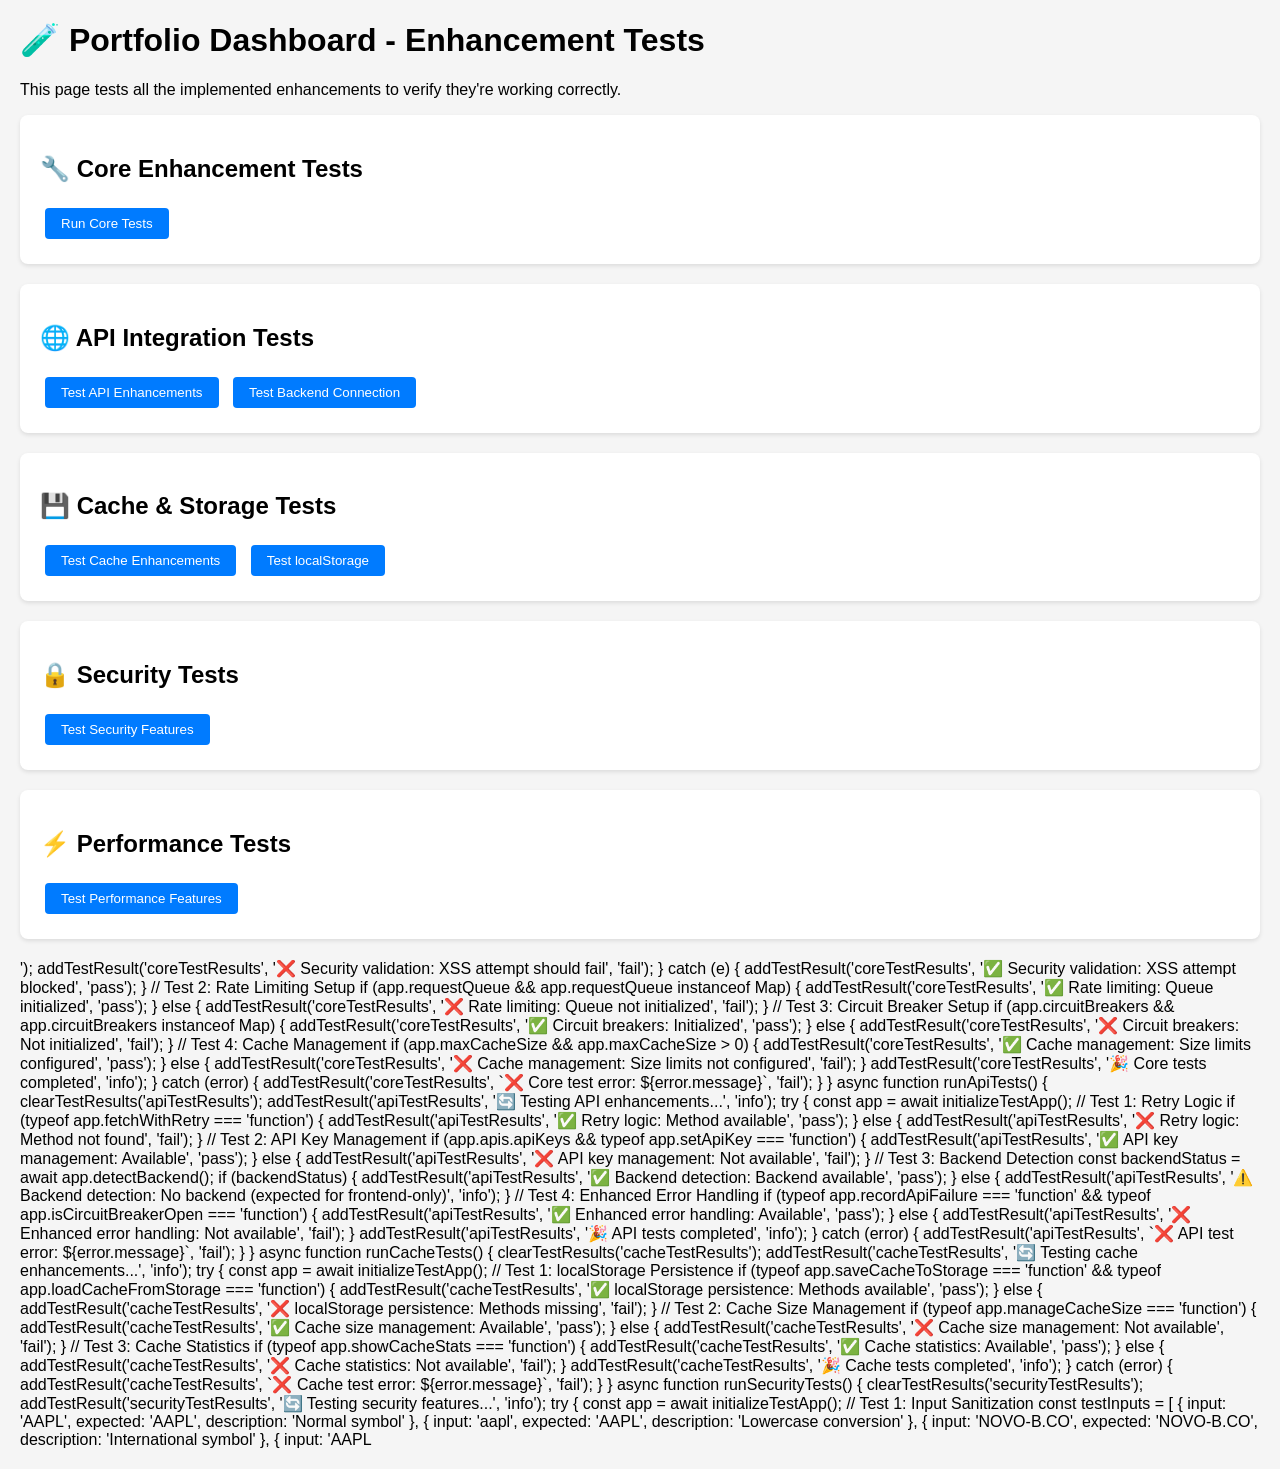
<file: test_enhancements.html>
<!DOCTYPE html>
<html lang="en">
<head>
    <meta charset="UTF-8">
    <meta name="viewport" content="width=device-width, initial-scale=1.0">
    <title>Portfolio Dashboard - Enhancement Tests</title>
    <style>
        body {
            font-family: -apple-system, BlinkMacSystemFont, "Segoe UI", Roboto, sans-serif;
            margin: 20px;
            background: #f5f5f5;
        }
        .test-container {
            background: white;
            padding: 20px;
            border-radius: 8px;
            margin-bottom: 20px;
            box-shadow: 0 2px 4px rgba(0,0,0,0.1);
        }
        .test-result {
            margin: 10px 0;
            padding: 10px;
            border-radius: 4px;
        }
        .test-pass {
            background: #d4edda;
            color: #155724;
            border: 1px solid #c3e6cb;
        }
        .test-fail {
            background: #f8d7da;
            color: #721c24;
            border: 1px solid #f5c6cb;
        }
        .test-info {
            background: #d1ecf1;
            color: #0c5460;
            border: 1px solid #bee5eb;
        }
        button {
            background: #007bff;
            color: white;
            border: none;
            padding: 8px 16px;
            border-radius: 4px;
            cursor: pointer;
            margin: 5px;
        }
        button:hover {
            background: #0056b3;
        }
        .code {
            background: #f8f9fa;
            padding: 10px;
            border-radius: 4px;
            font-family: monospace;
            margin: 10px 0;
            border: 1px solid #e9ecef;
        }
    </style>
</head>
<body>
    <h1>🧪 Portfolio Dashboard - Enhancement Tests</h1>
    <p>This page tests all the implemented enhancements to verify they're working correctly.</p>

    <div class="test-container">
        <h2>🔧 Core Enhancement Tests</h2>
        <div id="coreTestResults"></div>
        <button onclick="runCoreTests()">Run Core Tests</button>
    </div>

    <div class="test-container">
        <h2>🌐 API Integration Tests</h2>
        <div id="apiTestResults"></div>
        <button onclick="runApiTests()">Test API Enhancements</button>
        <button onclick="testBackendConnection()">Test Backend Connection</button>
    </div>

    <div class="test-container">
        <h2>💾 Cache & Storage Tests</h2>
        <div id="cacheTestResults"></div>
        <button onclick="runCacheTests()">Test Cache Enhancements</button>
        <button onclick="testLocalStorage()">Test localStorage</button>
    </div>

    <div class="test-container">
        <h2>🔒 Security Tests</h2>
        <div id="securityTestResults"></div>
        <button onclick="runSecurityTests()">Test Security Features</button>
    </div>

    <div class="test-container">
        <h2>⚡ Performance Tests</h2>
        <div id="performanceTestResults"></div>
        <button onclick="runPerformanceTests()">Test Performance Features</button>
    </div>

    <script>
        // Import the main app for testing
        let testApp;

        function addTestResult(containerId, message, status) {
            const container = document.getElementById(containerId);
            const result = document.createElement('div');
            result.className = `test-result test-${status}`;
            result.innerHTML = message;
            container.appendChild(result);
        }

        function clearTestResults(containerId) {
            document.getElementById(containerId).innerHTML = '';
        }

        async function initializeTestApp() {
            if (!testApp) {
                // Create a test instance of the portfolio dashboard
                const script = document.createElement('script');
                script.src = 'app.js';
                document.head.appendChild(script);
                
                await new Promise(resolve => {
                    script.onload = () => {
                        // Wait for DOM ready event
                        setTimeout(() => {
                            testApp = new PortfolioDashboard();
                            resolve();
                        }, 100);
                    };
                });
            }
            return testApp;
        }

        async function runCoreTests() {
            clearTestResults('coreTestResults');
            addTestResult('coreTestResults', '🔄 Running core enhancement tests...', 'info');

            try {
                const app = await initializeTestApp();

                // Test 1: Input Validation
                try {
                    app.validateSymbol('AAPL');
                    addTestResult('coreTestResults', '✅ Symbol validation: Normal symbol passes', 'pass');
                } catch (e) {
                    addTestResult('coreTestResults', '❌ Symbol validation: Normal symbol failed', 'fail');
                }

                try {
                    app.validateSymbol('INVALID<script>alert("xss")</script>');
                    addTestResult('coreTestResults', '❌ Security validation: XSS attempt should fail', 'fail');
                } catch (e) {
                    addTestResult('coreTestResults', '✅ Security validation: XSS attempt blocked', 'pass');
                }

                // Test 2: Rate Limiting Setup
                if (app.requestQueue && app.requestQueue instanceof Map) {
                    addTestResult('coreTestResults', '✅ Rate limiting: Queue initialized', 'pass');
                } else {
                    addTestResult('coreTestResults', '❌ Rate limiting: Queue not initialized', 'fail');
                }

                // Test 3: Circuit Breaker Setup
                if (app.circuitBreakers && app.circuitBreakers instanceof Map) {
                    addTestResult('coreTestResults', '✅ Circuit breakers: Initialized', 'pass');
                } else {
                    addTestResult('coreTestResults', '❌ Circuit breakers: Not initialized', 'fail');
                }

                // Test 4: Cache Management
                if (app.maxCacheSize && app.maxCacheSize > 0) {
                    addTestResult('coreTestResults', '✅ Cache management: Size limits configured', 'pass');
                } else {
                    addTestResult('coreTestResults', '❌ Cache management: Size limits not configured', 'fail');
                }

                addTestResult('coreTestResults', '🎉 Core tests completed', 'info');

            } catch (error) {
                addTestResult('coreTestResults', `❌ Core test error: ${error.message}`, 'fail');
            }
        }

        async function runApiTests() {
            clearTestResults('apiTestResults');
            addTestResult('apiTestResults', '🔄 Testing API enhancements...', 'info');

            try {
                const app = await initializeTestApp();

                // Test 1: Retry Logic
                if (typeof app.fetchWithRetry === 'function') {
                    addTestResult('apiTestResults', '✅ Retry logic: Method available', 'pass');
                } else {
                    addTestResult('apiTestResults', '❌ Retry logic: Method not found', 'fail');
                }

                // Test 2: API Key Management
                if (app.apis.apiKeys && typeof app.setApiKey === 'function') {
                    addTestResult('apiTestResults', '✅ API key management: Available', 'pass');
                } else {
                    addTestResult('apiTestResults', '❌ API key management: Not available', 'fail');
                }

                // Test 3: Backend Detection
                const backendStatus = await app.detectBackend();
                if (backendStatus) {
                    addTestResult('apiTestResults', '✅ Backend detection: Backend available', 'pass');
                } else {
                    addTestResult('apiTestResults', '⚠️ Backend detection: No backend (expected for frontend-only)', 'info');
                }

                // Test 4: Enhanced Error Handling
                if (typeof app.recordApiFailure === 'function' && typeof app.isCircuitBreakerOpen === 'function') {
                    addTestResult('apiTestResults', '✅ Enhanced error handling: Available', 'pass');
                } else {
                    addTestResult('apiTestResults', '❌ Enhanced error handling: Not available', 'fail');
                }

                addTestResult('apiTestResults', '🎉 API tests completed', 'info');

            } catch (error) {
                addTestResult('apiTestResults', `❌ API test error: ${error.message}`, 'fail');
            }
        }

        async function runCacheTests() {
            clearTestResults('cacheTestResults');
            addTestResult('cacheTestResults', '🔄 Testing cache enhancements...', 'info');

            try {
                const app = await initializeTestApp();

                // Test 1: localStorage Persistence
                if (typeof app.saveCacheToStorage === 'function' && typeof app.loadCacheFromStorage === 'function') {
                    addTestResult('cacheTestResults', '✅ localStorage persistence: Methods available', 'pass');
                } else {
                    addTestResult('cacheTestResults', '❌ localStorage persistence: Methods missing', 'fail');
                }

                // Test 2: Cache Size Management
                if (typeof app.manageCacheSize === 'function') {
                    addTestResult('cacheTestResults', '✅ Cache size management: Available', 'pass');
                } else {
                    addTestResult('cacheTestResults', '❌ Cache size management: Not available', 'fail');
                }

                // Test 3: Cache Statistics
                if (typeof app.showCacheStats === 'function') {
                    addTestResult('cacheTestResults', '✅ Cache statistics: Available', 'pass');
                } else {
                    addTestResult('cacheTestResults', '❌ Cache statistics: Not available', 'fail');
                }

                addTestResult('cacheTestResults', '🎉 Cache tests completed', 'info');

            } catch (error) {
                addTestResult('cacheTestResults', `❌ Cache test error: ${error.message}`, 'fail');
            }
        }

        async function runSecurityTests() {
            clearTestResults('securityTestResults');
            addTestResult('securityTestResults', '🔄 Testing security features...', 'info');

            try {
                const app = await initializeTestApp();

                // Test 1: Input Sanitization
                const testInputs = [
                    { input: 'AAPL', expected: 'AAPL', description: 'Normal symbol' },
                    { input: 'aapl', expected: 'AAPL', description: 'Lowercase conversion' },
                    { input: 'NOVO-B.CO', expected: 'NOVO-B.CO', description: 'International symbol' },
                    { input: 'AAPL<script>', expected: null, description: 'Script tag injection' },
                    { input: '', expected: null, description: 'Empty symbol' },
                    { input: 'A'.repeat(25), expected: null, description: 'Too long symbol' }
                ];

                let securityTestsPassed = 0;
                for (const test of testInputs) {
                    try {
                        const result = app.validateSymbol(test.input);
                        if (test.expected && result === test.expected) {
                            addTestResult('securityTestResults', `✅ ${test.description}: Passed`, 'pass');
                            securityTestsPassed++;
                        } else if (!test.expected) {
                            addTestResult('securityTestResults', `❌ ${test.description}: Should have failed`, 'fail');
                        }
                    } catch (error) {
                        if (!test.expected) {
                            addTestResult('securityTestResults', `✅ ${test.description}: Correctly rejected`, 'pass');
                            securityTestsPassed++;
                        } else {
                            addTestResult('securityTestResults', `❌ ${test.description}: Unexpected error`, 'fail');
                        }
                    }
                }

                addTestResult('securityTestResults', `📊 Security tests: ${securityTestsPassed}/${testInputs.length} passed`, 'info');

            } catch (error) {
                addTestResult('securityTestResults', `❌ Security test error: ${error.message}`, 'fail');
            }
        }

        async function runPerformanceTests() {
            clearTestResults('performanceTestResults');
            addTestResult('performanceTestResults', '🔄 Testing performance features...', 'info');

            try {
                const app = await initializeTestApp();

                // Test 1: Chart Update Debouncing
                if (typeof app.debounceChartUpdate === 'function') {
                    addTestResult('performanceTestResults', '✅ Chart debouncing: Available', 'pass');
                } else {
                    addTestResult('performanceTestResults', '❌ Chart debouncing: Not available', 'fail');
                }

                // Test 2: Batch Processing
                if (typeof app.fetchMultipleQuotesViaBackend === 'function') {
                    addTestResult('performanceTestResults', '✅ Batch processing: Available', 'pass');
                } else {
                    addTestResult('performanceTestResults', '❌ Batch processing: Not available', 'fail');
                }

                // Test 3: Cache Efficiency
                const initialCacheSize = app.priceCache.size;
                app.setCachedPrice('test:AAPL', { price: 150, name: 'Apple Inc.', currency: 'USD' });
                const newCacheSize = app.priceCache.size;
                
                if (newCacheSize > initialCacheSize) {
                    addTestResult('performanceTestResults', '✅ Cache efficiency: Working correctly', 'pass');
                } else {
                    addTestResult('performanceTestResults', '❌ Cache efficiency: Cache not updating', 'fail');
                }

                addTestResult('performanceTestResults', '🎉 Performance tests completed', 'info');

            } catch (error) {
                addTestResult('performanceTestResults', `❌ Performance test error: ${error.message}`, 'fail');
            }
        }

        async function testBackendConnection() {
            clearTestResults('apiTestResults');
            addTestResult('apiTestResults', '🔄 Testing backend connection...', 'info');

            try {
                const response = await fetch('http://localhost:5000/api/health');
                if (response.ok) {
                    const data = await response.json();
                    addTestResult('apiTestResults', '✅ Backend connection: Successful', 'pass');
                    addTestResult('apiTestResults', `📊 Backend status: ${data.status}`, 'info');
                    addTestResult('apiTestResults', `💾 Backend cache: ${data.cache_size} entries`, 'info');
                } else {
                    addTestResult('apiTestResults', `❌ Backend connection: HTTP ${response.status}`, 'fail');
                }
            } catch (error) {
                addTestResult('apiTestResults', '⚠️ Backend connection: Not available (expected if not running)', 'info');
                addTestResult('apiTestResults', 'To test backend: cd backend && python start.py', 'info');
            }
        }

        async function testLocalStorage() {
            clearTestResults('cacheTestResults');
            addTestResult('cacheTestResults', '🔄 Testing localStorage functionality...', 'info');

            try {
                // Test localStorage availability
                if (typeof Storage !== 'undefined') {
                    addTestResult('cacheTestResults', '✅ localStorage: Available', 'pass');
                } else {
                    addTestResult('cacheTestResults', '❌ localStorage: Not available', 'fail');
                    return;
                }

                // Test setting and getting data
                const testKey = 'portfolio_test_key';
                const testData = { test: 'data', timestamp: Date.now() };
                
                localStorage.setItem(testKey, JSON.stringify(testData));
                const retrieved = JSON.parse(localStorage.getItem(testKey));
                
                if (retrieved && retrieved.test === 'data') {
                    addTestResult('cacheTestResults', '✅ localStorage: Read/write working', 'pass');
                } else {
                    addTestResult('cacheTestResults', '❌ localStorage: Read/write failed', 'fail');
                }

                // Cleanup
                localStorage.removeItem(testKey);
                addTestResult('cacheTestResults', '✅ localStorage: Cleanup successful', 'pass');

            } catch (error) {
                addTestResult('cacheTestResults', `❌ localStorage test error: ${error.message}`, 'fail');
            }
        }

        // Auto-run basic tests on page load
        document.addEventListener('DOMContentLoaded', async () => {
            addTestResult('coreTestResults', '🔄 Auto-running basic tests...', 'info');
            
            // Test if main app.js loads
            try {
                await initializeTestApp();
                addTestResult('coreTestResults', '✅ app.js loaded successfully', 'pass');
            } catch (error) {
                addTestResult('coreTestResults', `❌ app.js failed to load: ${error.message}`, 'fail');
            }
        });
    </script>
</body>
</html>
</file>
